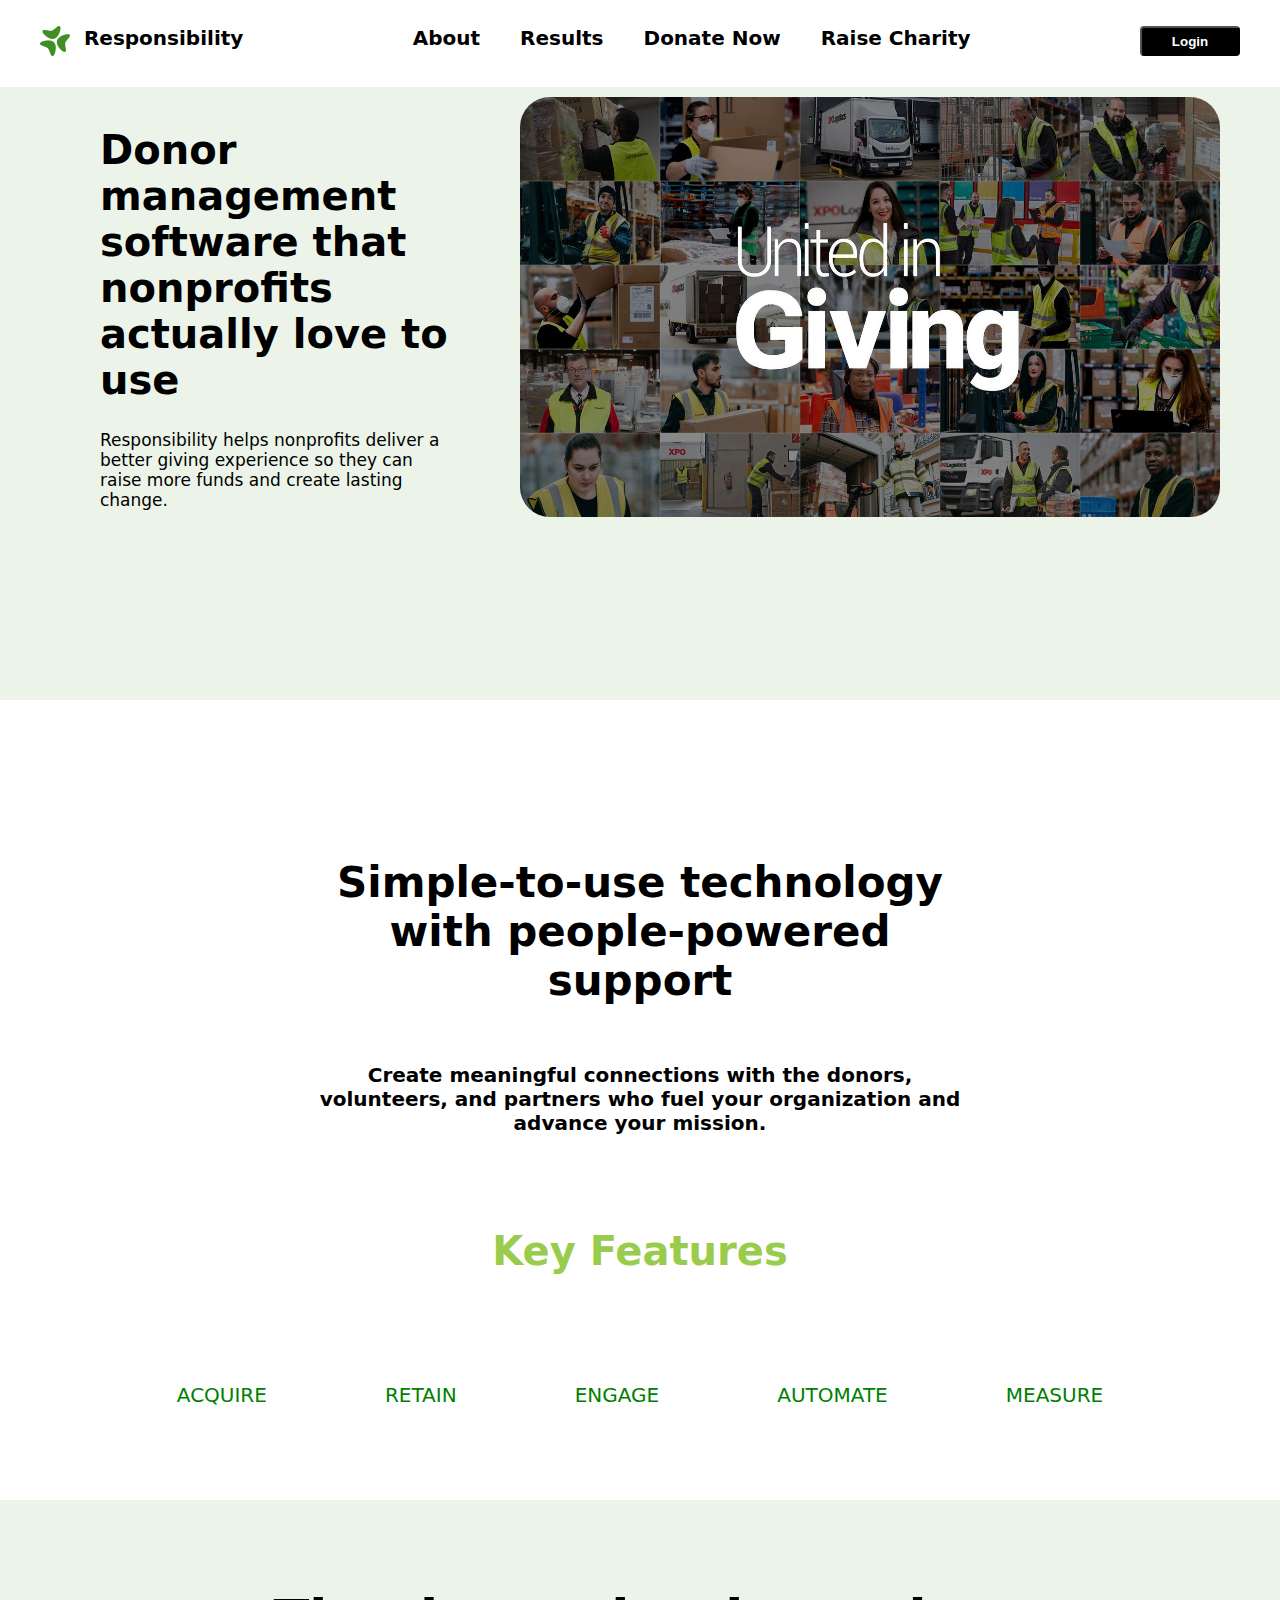
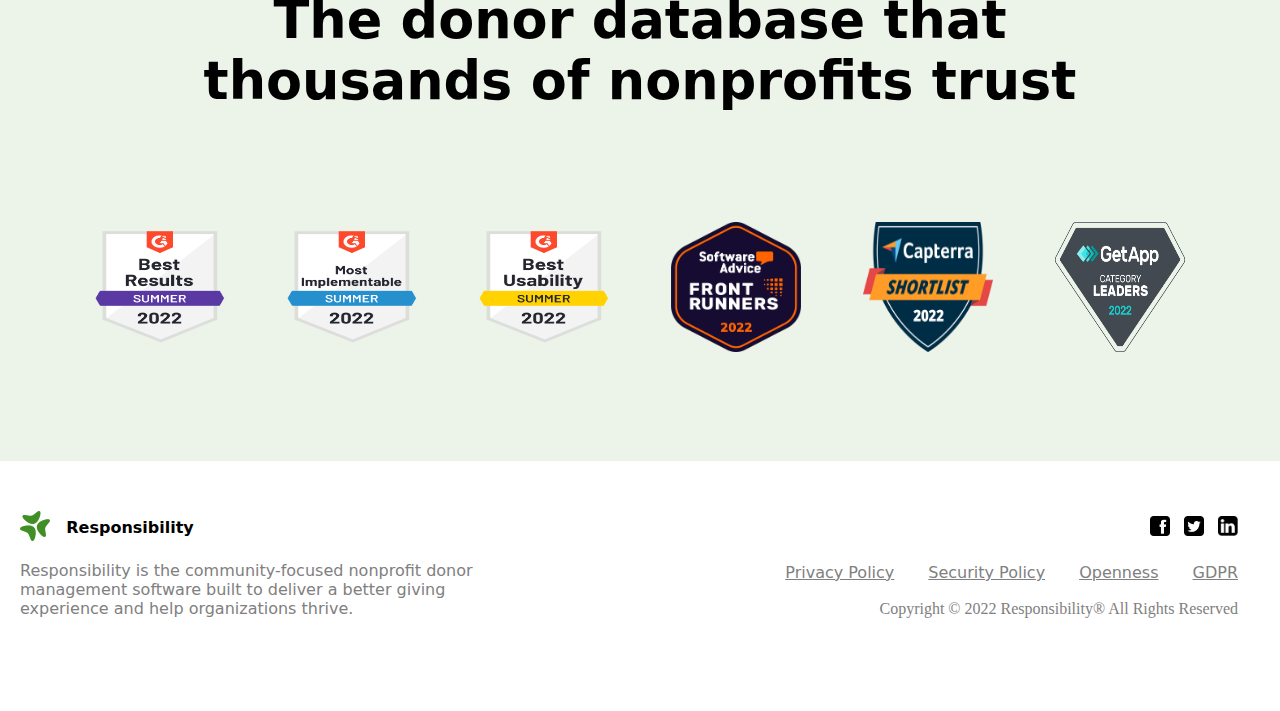
<file: IWP PROJECT/index.html>
<!DOCTYPE html>
<html lang="en">

<head>
    <meta charset="UTF-8">
    <meta http-equiv="X-UA-Compatible" content="IE=edge">
    <meta name="viewport" content="width=device-width, initial-scale=1.0">
    <title>Responsibility</title>
    <link rel="icon" type="image/x-icon" href="Images/favicon.webp">
    <link rel="stylesheet" href="CSS/styles.css">
</head>

<body>
    <header>
        <nav class="n">
            <ul>
                <span>
                    <li><img src="Images/favicon.webp" alt=""></li>
                    <li class="l1"><a href="index.html"> &nbsp;&nbsp;Responsibility</a></li>
                    <div>
                        <li><a href="about.html">About</a></li>
                        <li><a href="results.html">Results</a></li>
                        <li><a href="donate.php">Donate Now</a></li>
                        <li><a href="RaiseCharityForm.html">Raise Charity</a></li>
                    </div>
                    <li><button class="b1"><a href="#">Login</a></button></li>
                </span>
            </ul>
        </nav>
    </header>

    <main>

        <div class="page1">
            <div class="part1-1">
                <h1>
                    Donor management software that nonprofits actually love to use
                </h1>
                <p>
                    Responsibility helps nonprofits deliver a better giving experience so they can raise more funds and create lasting change.
                </p>
            </div>
            <div class="part1-2">
                <img src="Images/charity.jpg" alt="Charity Poster">
            </div>
        </div>

        <div class="page2">
            <div class="part2-1">
                <h1>
                    Simple-to-use technology with people-powered support
                </h1>
                <p>
                    Create meaningful connections with the donors, volunteers, and partners who fuel your organization and advance your mission.
                </p>
            </div>
            <div class="part2-2">
                <h2>
                    Key Features
                </h2>
                <table align="center" border="0px" cellspacing="60px" >
                    <tr border="0px">
                        <td><button class="btn success">ACQUIRE</button></td>
                        <td><button class="btn success">RETAIN</button></td>
                        <td><button class="btn success">ENGAGE</button></td>
                        <td><button class="btn success">AUTOMATE</button></td>
                        <td><button class="btn success">MEASURE</button></td>
                    </tr>
                </table>
            </div>
        </div>

        <div class="page3">
            <div class="part3-1">
                <h2>The donor database that thousands of nonprofits trust</h2>
                <table align="center" border="0px" cellspacing="60px">
                    <tr>
                        <td><img class="img-table" src="Images/t1.png" alt="Trust 1"></td>
                        <td><img class="img-table" src="Images/t2.webp" alt="Trust 2"></td>
                        <td><img class="img-table" src="Images/t3.webp" alt="Trust 3"></td>
                        <td><img class="img-table" src="Images/t4.png" alt="Trust 4"></td>
                        <td><img class="img-table" src="Images/t5.png" alt="Trust 5"></td>
                        <td><img class="img-table" src="Images/t6.png" alt="Trust 6"></td>
                    </tr>
                </table>
            </div>
        </div>

    </main>

    <footer>
        <div class="part4-1">
            <img src="Images/favicon.webp" alt="">
            <span>&nbsp;&nbsp;Responsibility</span>
            <p>
                Responsibility is the community-focused nonprofit donor management software built to deliver a better giving experience and help organizations thrive.
            </p>
        </div>
        <div class="part4-2">
            <table border="0px" cellspacing="1px" align="right" >
                <tr class="td2">
                    <td><a href="#"><img src="Images/l1.jpg" alt="Facebook"></a> <a href="#"><img src="Images/l2.png" alt="Twitter"></a>
                        <a href="#"><img src="Images/l3.png" alt="Linked In"></td>
                </tr>
                <tr class="td1">
                    <td><a href="#">Privacy Policy</a> <a href="#">Security Policy</a> <a href="#">Openness</a> <a href="#">GDPR</a></td>
                </tr>
                <tr class="td3">
                    <td>Copyright © 2022 Responsibility® All Rights Reserved</td>
                </tr>
            </table>
        </div>
    </footer>
</body>

</html>
</file>
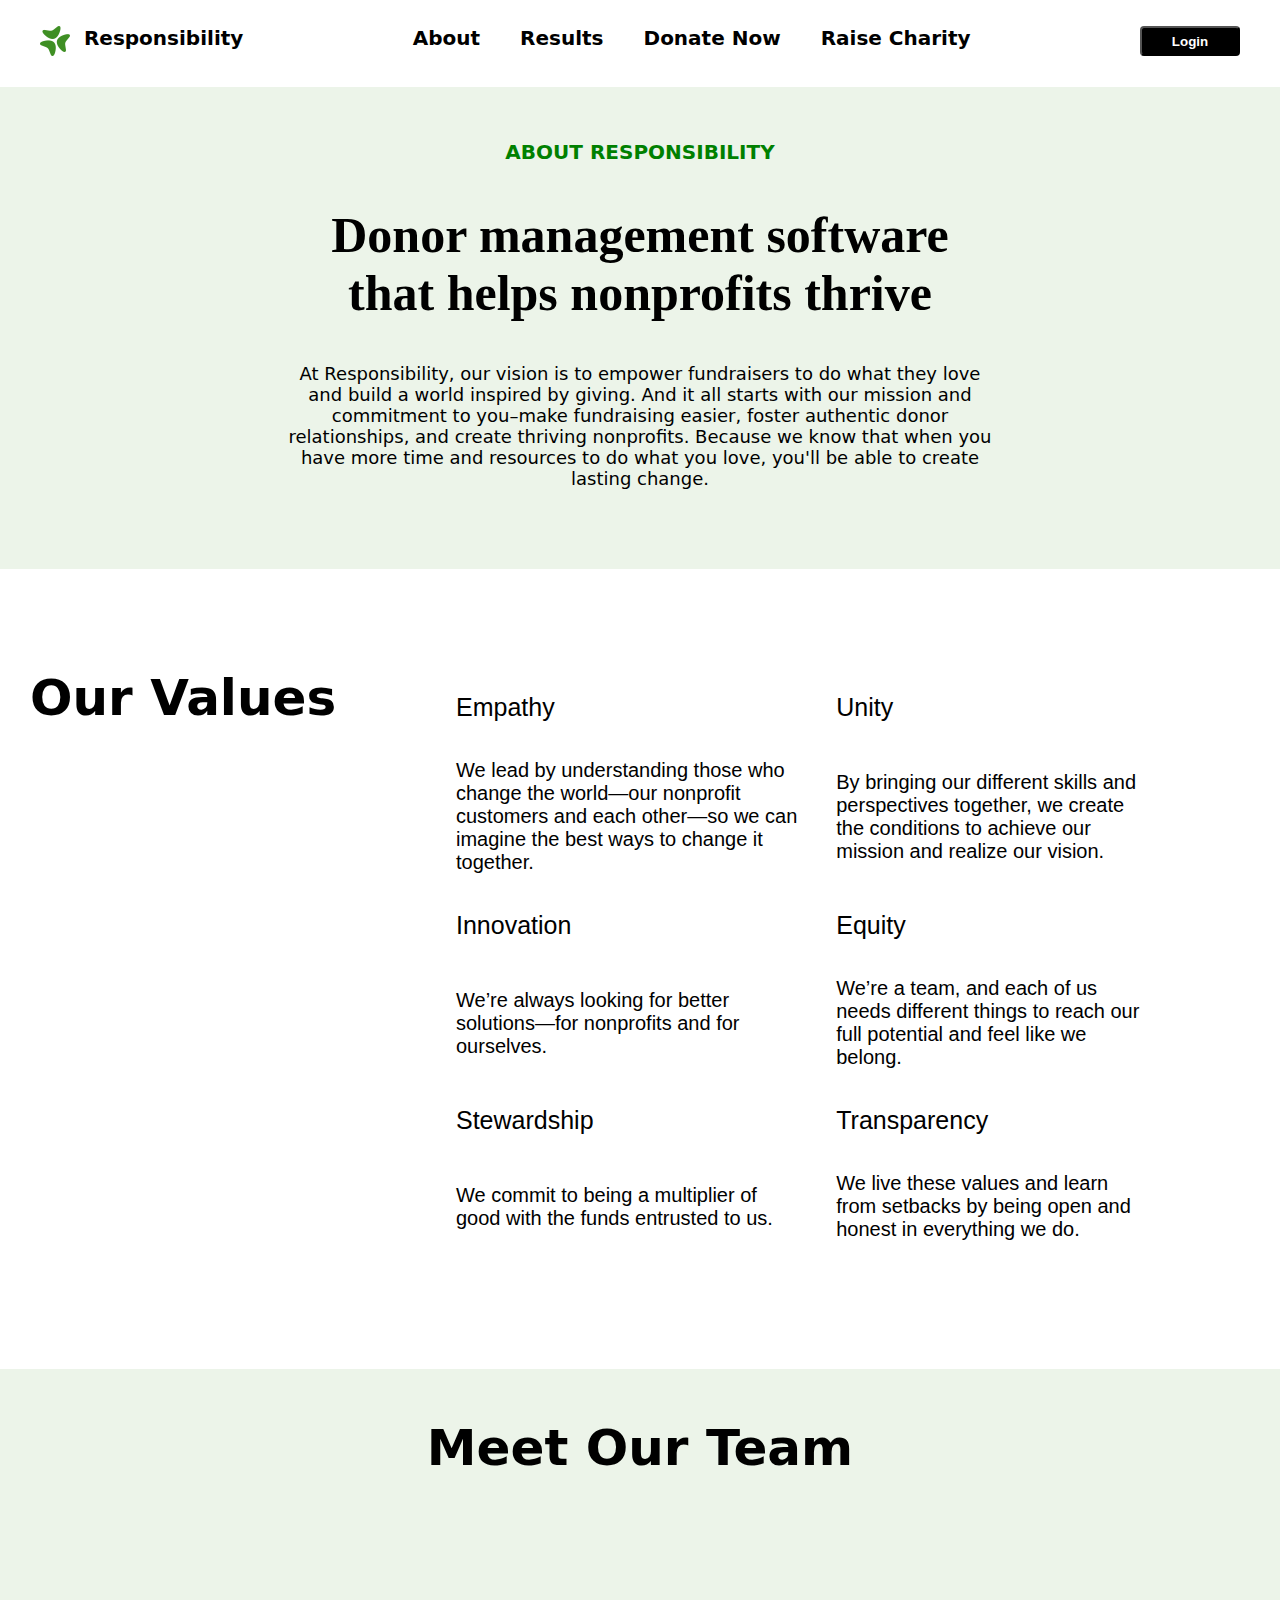
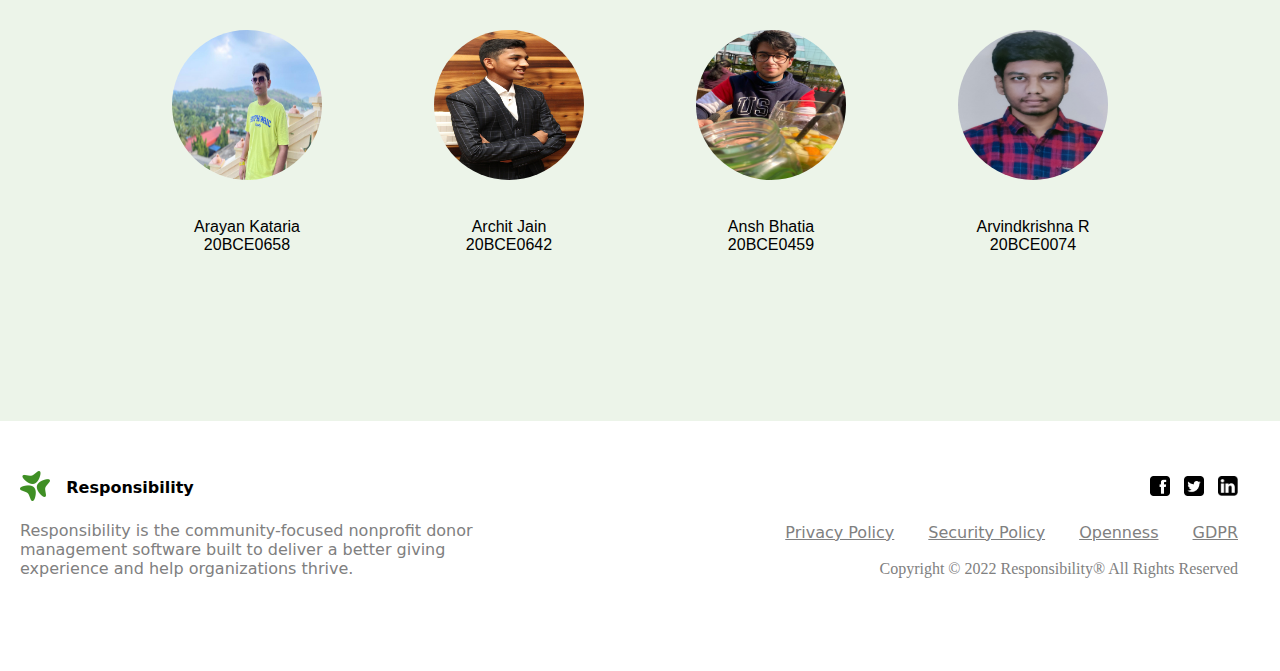
<file: IWP PROJECT/about.html>
<!DOCTYPE html>
<html lang="en">

<head>
    <meta charset="UTF-8">
    <meta http-equiv="X-UA-Compatible" content="IE=edge">
    <meta name="viewport" content="width=device-width, initial-scale=1.0">
    <title>About Us - Responsibility</title>
    <link rel="icon" type="image/x-icon" href="Images/favicon.webp">
    <link rel="stylesheet" href="CSS/about.css">
</head>

<body>
    <header>
        <nav class="n">
            <ul>
                <span>
                    <li><img src="Images/favicon.webp" alt=""></li>
                    <li class="l1"><a href="index.html"> &nbsp;&nbsp;Responsibility</a></li>
                    <div>
                        <li><a href="about.html">About</a></li>
                        <li><a href="results.html">Results</a></li>
                        <li><a href="donate.php">Donate Now</a></li>
                        <li><a href="RaiseCharityForm.html">Raise Charity</a></li>
                    </div>
                    <li><button class="b1"><a href="#">Login</a></button></li>
                </span>
            </ul>
        </nav>
    </header>

    <main>

        <div class="s1">
            <p class="sp1">ABOUT RESPONSIBILITY</p>
            <h2>
                Donor management software that helps nonprofits thrive
            </h2>
            <p class="sp2">
                At Responsibility, our vision is to empower fundraisers to do what they love and build a world inspired by giving. And it all starts with our mission and commitment to you–make fundraising easier, foster authentic donor relationships, and create thriving nonprofits. Because we know that when you have more time and resources to do what you love, you'll be able to create lasting change.

            </p>
        </div>

        <div class="s2">
            <span>Our Values</span>
            <div>
                <table cellspacing="35px">
                    <tr>
                        <td class="thh">Empathy</td>
                        <td class="thh">Unity</td>
                    </tr>
                    <tr>
                        <td class="thp">We lead by understanding those who change the world—our nonprofit customers and each other—so we can imagine the best ways to change it together.</td>
                        <td class="thp">By bringing our different skills and perspectives together, we create the conditions to achieve our mission and realize our vision.</td>
                    </tr>
                    <tr>
                        <td class="thh">Innovation</td>
                        <td class="thh">Equity</td>
                    </tr>
                    <tr>
                        <td class="thp">We’re always looking for better solutions—for nonprofits and for ourselves.</td>
                        <td class="thp">We’re a team, and each of us needs different things to reach our full potential and feel like we belong.</td>
                    </tr>
                    <tr>
                        <td class="thh">Stewardship</td>
                        <td class="thh">Transparency</td>
                    </tr>
                    <tr>
                        <td class="thp">We commit to being a multiplier of good with the funds entrusted to us.</td>
                        <td class="thp">We live these values and learn from setbacks by being open and honest in everything we do.</td>
                    </tr>

                </table>
            </div>
        </div>

        <div class="s3">

            <h2>Meet Our Team</h2>

            <table cellspacing="110px" align="center">
                <tr>
                    <td>
                        <img src="Images/arayan.jpeg" alt="Memeber 1">
                        <br><br><p>Arayan Kataria <br> 20BCE0658</p>
                    </td>

                    <td>
                        <img src="Images/archit.jpg" alt="Memeber 2">
                        <br><br><p>Archit Jain <br> 20BCE0642</p>
                    </td>

                    <td>
                        <img src="Images/ansh.jpeg" alt="Memeber 3">
                        <br><br> <p>Ansh Bhatia <br> 20BCE0459</p>
                    </td>

                    <td>
                        <img src="Images/arvind.jpg" alt="Memeber 4">
                        <br><br><p>Arvindkrishna R <br> 20BCE0074</p>
                    </td>

                </tr>
            </table>
        </div>
    </main>


    <footer>
        <div class="part4-1">
            <img src="Images/favicon.webp" alt="">
            <span>&nbsp;&nbsp;Responsibility</span>
            <p>
                Responsibility is the community-focused nonprofit donor management software built to deliver a better giving experience and help organizations thrive.
            </p>
        </div>
        <div class="part4-2">
            <table border="0px" cellspacing="1px" align="right" >
                <tr class="td2">
                    <td><a href="#"><img src="Images/l1.jpg" alt="Facebook"></a> <a href="#"><img src="Images/l2.png" alt="Twitter"></a>
                        <a href="#"><img src="Images/l3.png" alt="Linked In"></td>
                </tr>
                <tr class="td1">
                    <td><a href="#">Privacy Policy</a> <a href="#">Security Policy</a> <a href="#">Openness</a> <a href="#">GDPR</a></td>
                </tr>
                <tr class="td3">
                    <td>Copyright © 2022 Responsibility® All Rights Reserved</td>
                </tr>
            </table>
        </div>
    </footer>

</body>

</html>
</file>
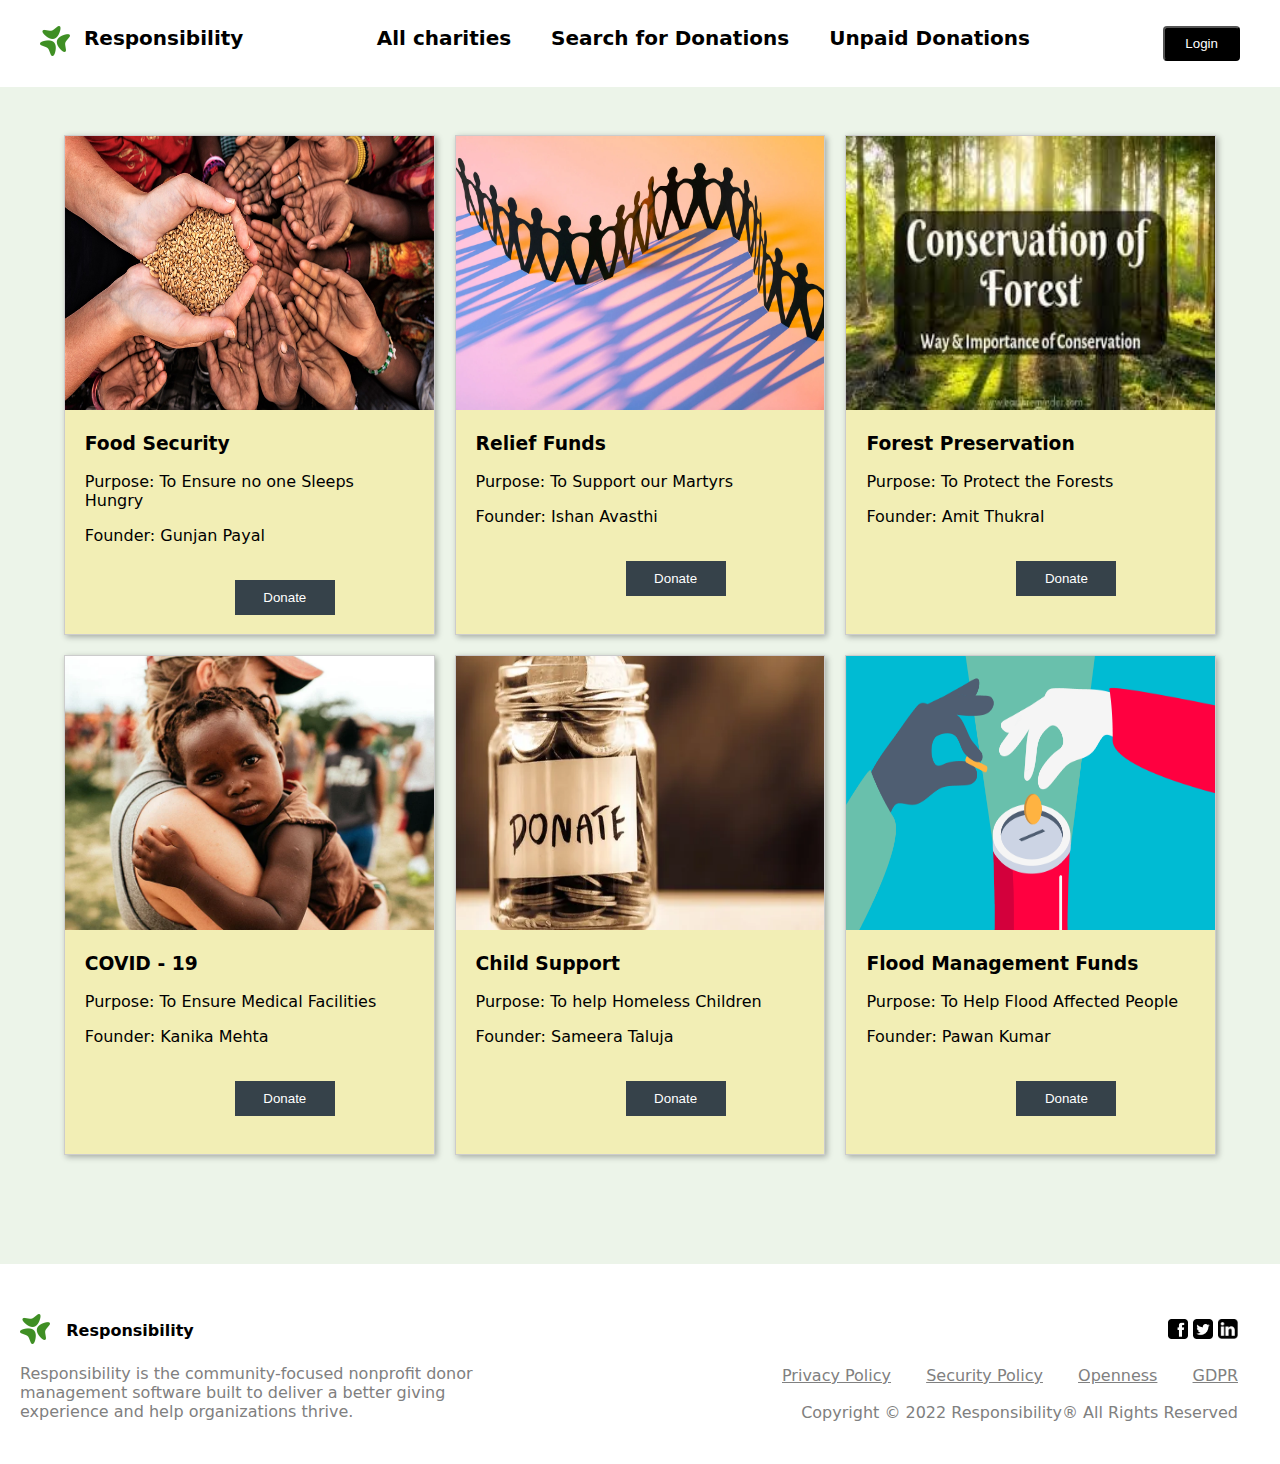
<file: IWP PROJECT/donate.html>
<!DOCTYPE html>
<html lang="en">

<head>
  <meta charset="UTF-8">
  <meta http-equiv="X-UA-Compatible" content="IE=edge">
  <meta name="viewport" content="width=device-width, initial-scale=1.0">
  <title>Donate Now - Responsibility</title>
  <link rel="icon" type="image/x-icon" href="Images/favicon.webp">
  <style>
    /*
      body {
  background-color: #36424a;
  margin: 0px;
}


.img1 {
  margin-left: 10px;
  height: 66px;
  width: 66px;
}

.mylogo {
  float: left;
  height: 30px;
  width: 400px;
}

.Greet {
  float: right;
  height: 30px;
  border-radius: 10px;
  width: 100px;
}

.greetselect {
  height: 40px;
  background-color: red;
  color: white;
}

.navdiv {
  background-color: white;
}

nav ul {
  color: black;
  display: flex;
  padding-left: 15px;
  list-style-type: none;
}

nav ul li {
  padding: 20px;
}

nav ul li a {
  color: black;
  text-decoration: none;
}

nav ul li:hover {
  background-color:  #ecf4e9;
}
*/
    body {
      background-color: #ecf4e9;
      margin: 0;
      font-family: system-ui, -apple-system, BlinkMacSystemFont, 'Segoe UI', Roboto, Oxygen, Ubuntu, Cantarell, 'Open Sans', 'Helvetica Neue', sans-serif;
    }

    li a {
      color: black;
      text-decoration: none;
      margin-right: 40px;
    }

    nav ul span {
      list-style: none;
      display: flex;
      font-family: system-ui, -apple-system, BlinkMacSystemFont, 'Segoe UI', Roboto, Oxygen, Ubuntu, Cantarell, 'Open Sans', 'Helvetica Neue', sans-serif;
      font-size: 20px;
      font-weight: 600;
    }

    .Greet {
      float: right;
      height: 30px;
      border-radius: 10px;
      width: 100px;
    }


    .b1 {

      border-radius: 4px;
      margin-right: 40px;
      background-color: black;
      color: white;
      padding: 20px;
      padding-top: 5px;
      padding-bottom: 5px;

    }

    .l1 {
      font-weight: bold;
    }

    .b1 a {
      margin: 0 auto;
      color: white;
      text-decoration: none;
      font-weight: 40px;
      font-family: sans-serif;
    }

    nav ul span div {
      display: flex;
      margin: 0 auto;

    }

    nav img {
      height: 30px;
      width: 30px;
    }

    .nav-mid {
      text-align: center;
    }

    nav {
      padding: 10px 0;
      width: 100%;
      background-color: white;
      position: fixed;
      top: 0;
      z-index: 99999999;
    }

    * {
      box-sizing: border-box;
    }

    .griddiv {
      padding-top: 21px;
      padding-bottom: 26px;
      padding-left: 19px;
      padding-right: 19px;
      background-color: #ecf4e9;
      width: 93%;
      height: 550px;
      margin: auto;

    }

    .grid {
      display: grid;
      grid-template-columns: 1fr 1fr 1fr;
      grid-gap: 20px;
      align-items: stretch;

      height: 500px;
    }

    .grid>article {
      border: 1px solid #ccc;
      background-color: #f2eeb5;
      box-shadow: 2px 2px 6px 0px rgba(0, 0, 0, 0.3);
      height: 500px;
    }

    .grid>article img {
      width: 100%;
      height: 55%;
    }

    .text {
      padding: 0 20px 20px;

    }

    .text>button {
      background: #36424a;
      border: 0;
      color: white;
      padding: 10px;
      margin-left: 150px;
      width: 100px;
    }

    footer {

      padding-top: 50px;
      height: 200px;
      width: 100%;
      background-color: white;
      position: relative;
      bottom: 0;
      top: 600px;
      /* position: absolute;
      bottom: 0; */
    }

    footer img {
      height: 30px;
      width: 30px;
    }

    .part4-1 {
      width: 40%;
      padding-left: 20px;
      font-family: system-ui, -apple-system, BlinkMacSystemFont, 'Segoe UI', Roboto, Oxygen, Ubuntu, Cantarell, 'Open Sans', 'Helvetica Neue', sans-serif;

    }

    .part4-1 span {
      font-weight: bold;
      position: relative;
      bottom: 8px;
    }

    .part4-1 p {
      color: grey;
    }

    .part4-2 table img {
      height: 20px;
      width: 20px;
      padding-left: 10px;
    }

    .part4-2 {
      position: relative;
      bottom: 70px;
      right: 40px;
      color: grey;
      text-align: right;
    }

    .part4-2 table a {
      margin: 0;
      padding: 0;
      color: gray;
      font-family: system-ui, -apple-system, BlinkMacSystemFont, 'Segoe UI', Roboto, Oxygen, Ubuntu, Cantarell, 'Open Sans', 'Helvetica Neue', sans-serif;
    }

    .td1 td a {
      padding-left: 30px;
    }

    .td2 {
      position: relative;
      bottom: 50px;
    }

    .td1 {
      position: relative;
      bottom: 30px;
    }

    .td3 {
      position: relative;
      bottom: 15px;
    }

    .chhh{
        margin: 0 auto;
    }

    .chhh a{
        color: white;
        text-decoration: none;
    }

    
  </style>
</head>

<body>
  <!--<header>
      <div class="mylogo">
        <img class="img1" src="favicon.webp" alt="logo image" />
      </div>
      <div class="Greet">
        <br />
        
        <select class="greetselect" name="Hello">
          <option value="U1">Hello, Doner</option>
          <option value="U2">Hello, User1</option>
          <option value="U3">Hello, User2</option>
          <option value="U4">Hello, User3</option>
          <option value="Un">Hello, Usern</option>
        </select>
      </div>
    </header>
    <br /><br /><br />
    
        <div class="navdiv">
      <nav>
        <ul>
          <li><a href="#allcharity">All charities</a></li>
          <li><a href="#searchdon">Search for Donations</a></li>
          <li><a href="#unpaiddon">Unpaid Donations</a></li>
        </ul>
      </nav> -->
  <header>
    <nav class="n">
      <ul>
        <span>
          <li><img src="Images/favicon.webp" alt=""></li>
          <li class="l1"><a href="index.html"> &nbsp;&nbsp;Responsibility</a></li>
          <div>
            <li><a href="#allcharity">All charities</a></li>
            <li><a href="#searchdon">Search for Donations</a></li>
            <li><a href="#unpaiddon">Unpaid Donations</a></li>
          </div>
          <button class="b1" name="Hello">
            <a href="#login"> Login</a>
          </button>
        </span>
      </ul>
    </nav>
  </header><br><br><br><br>
  <br><br>
  </div>
  <div class="griddiv">
    <main class="grid">
      <article>
        <img src="Images/ch1.jpg" alt="Sample photo">
        <div class="text">
          <h3>Food Security</h3>
          <p>Purpose: To Ensure no one Sleeps Hungry</p>
          <p>Founder: Gunjan Payal</p>
          <br>
          <button class="chhh"><a href="DonateForm.html">Donate</a></button>
        </div>
      </article>
      <article>
        <img src="Images/ch2" alt="Charity photo">
        <div class="text">
          <h3>Relief Funds</h3>
          <p>Purpose: To Support our Martyrs</p>
          <p>Founder: Ishan Avasthi</p>
          <br>
          <button class="chhh"><a href="DonateForm.html">Donate</a></button>
        </div>
      </article>
      <article>
        <img src="Images/ch6.jfif" alt="Sample photo">
        <div class="text">
          <h3>Forest Preservation</h3>
          <p>Purpose: To Protect the Forests</p>
          <p>Founder: Amit Thukral</p>
          <br>
          <button class="chhh"><a href="DonateForm.html">Donate</a></button>
        </div>
      </article>
      <article>
        <img src="Images/ch4" alt="Sample photo">
        <div class="text">
          <h3>COVID - 19</h3>
          <p>Purpose: To Ensure Medical Facilities</p>
          <p>Founder: Kanika Mehta</p>
          <br>
          <button class="chhh"><a href="DonateForm.html">Donate</a></button>
        </div>
      </article>
      <article>
        <img src="Images/ch5" alt="Charity photo">
        <div class="text">
          <h3>Child Support</h3>
          <p>Purpose: To help Homeless Children</p>
          <p>Founder: Sameera Taluja</p>
          <br>
          <button class="chhh"><a href="DonateForm.html">Donate</a></button>
        </div>
      </article>
      <article>
        <img src="Images/ch3.png" alt="Sample photo">
        <div class="text">
          <h3>Flood Management Funds</h3>
          <p>Purpose: To Help Flood Affected People</p>
          <p>Founder: Pawan Kumar</p>
          <br>
          <button class="chhh"><a href="DonateForm.html">Donate</a></button>
        </div>
      </article>
    </main>
  </div>



   <footer>
    <div class="part4-1">
        <img src="Images/favicon.webp" alt="">
        <span>&nbsp;&nbsp;Responsibility</span>
        <p>
            Responsibility is the community-focused nonprofit donor management software built to deliver a better giving experience and help organizations thrive.
        </p>
    </div>
    <div class="part4-2">
        <table border="0px" cellspacing="1px" align="right" >
            <tr class="td2">
                <td><a href="#"><img  style="padding-left:0px;" src="Images/l1.jpg" alt="Facebook"></a> 
                    <a href="#"><img  style="padding-left:0px;" src="Images/l2.png" alt="Twitter"></a>
                    <a href="#"><img  style="padding-left:0px;" src="Images/l3.png" alt="Linked In"></td>
            </tr>
            <tr class="td1">
                <td><a href="#">Privacy Policy</a> <a href="#">Security Policy</a> <a href="#">Openness</a> <a href="#">GDPR</a></td>
            </tr>
            <tr class="td3">
                <td>Copyright © 2022 Responsibility® All Rights Reserved</td>
            </tr>
        </table>
    </div>

  </footer> 

</body>

</html>
</file>
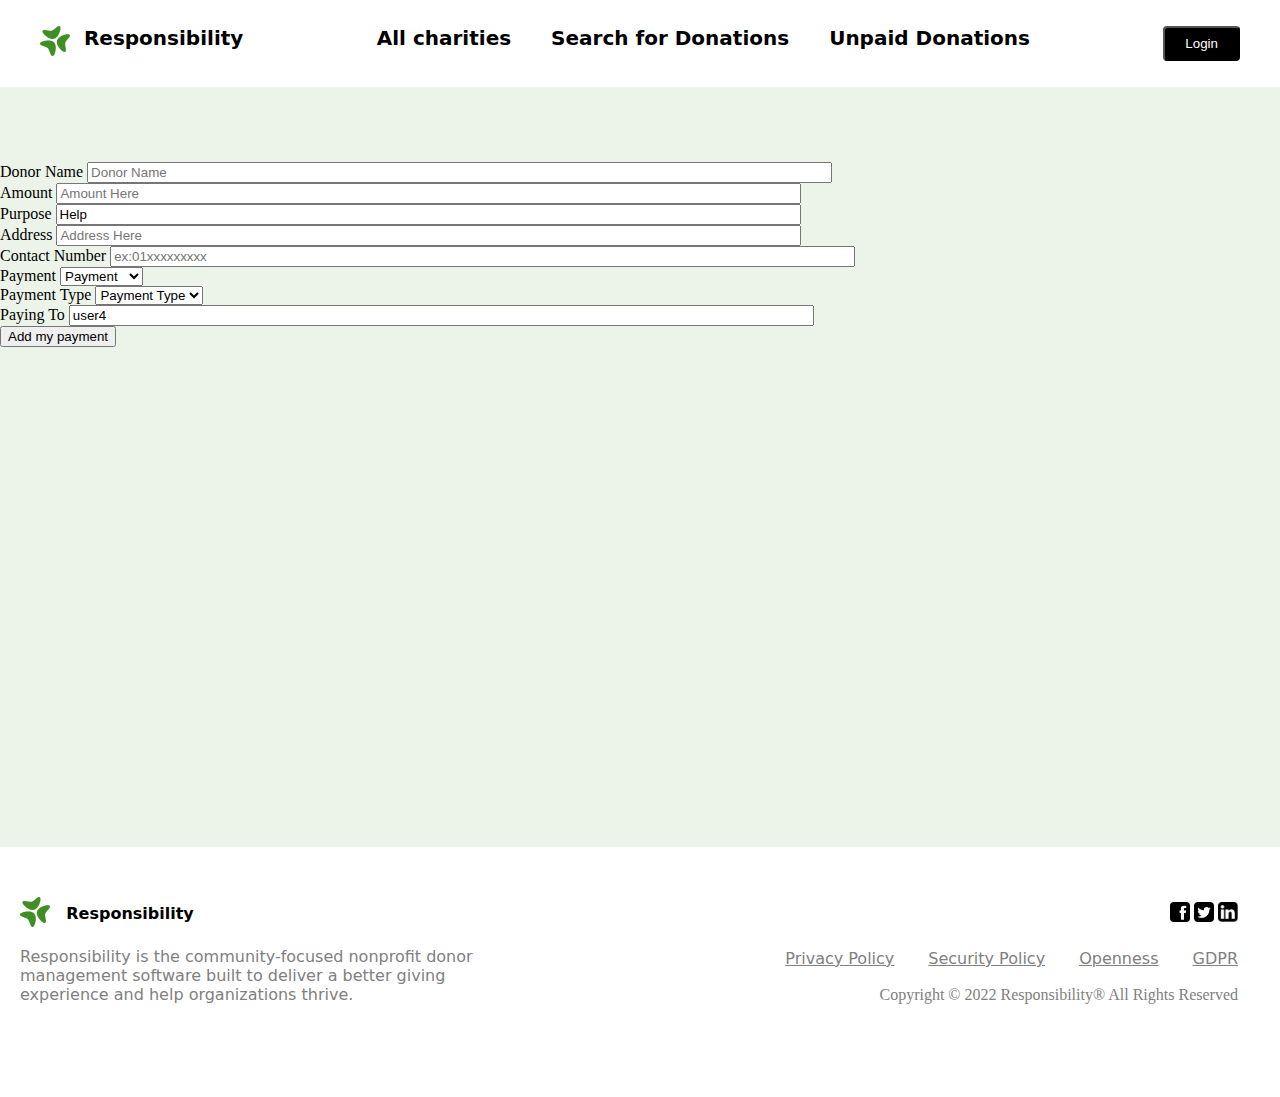
<file: IWP PROJECT/DonateForm.html>
<!DOCTYPE html>
<html>
  <head>
    <title>Donate - Responsibility</title>
    <link rel="icon" type="image/x-icon" href="Images/favicon.webp">
    <link rel="stylesheet" href="CSS/donateform.css" />
  </head>
  <body>

    <!--
    <header>
      <div class="mylogo">
        <img class="img" src="favicon.webp" alt="logo image" />
      </div>
      <div class="Greet">
        <br />
        <select class="greetselect" name="Hello">
          <option value="U1">Hello, User4</option>
          <option value="U2">Hello, User1</option>
          <option value="U3">Hello, User2</option>
          <option value="U4">Hello, User3</option>
          <option value="Un">Hello, Usern</option>
        </select>
      </div>
    </header>
    <br /><br /><br />
    
    <div class="navdiv">
      <nav>
        <ul>
          <li><a href="#allcharity">All charities</a></li>
          <li><a href="#searchdon">Search for Donations</a></li>
          <li><a href="#unpaiddon">Unpaid Donations</a></li>
        </ul>
      </nav>
    </div>
  -->
  <header>
    <nav class="n">
      <ul>
        <span>
          <li><img src="Images/favicon.webp" alt=""></li>
          <li class="l1"><a href="index.html"> &nbsp;&nbsp;Responsibility</a></li>
          <div>
            <li><a href="donate.html">All charities</a></li>
            <li><a href="#searchdon">Search for Donations</a></li>
            <li><a href="#unpaiddon">Unpaid Donations</a></li>
          </div>
          <button class="b1" name="Hello">
            <a href="#login"> Login</a>
          </button>
        </span>
      </ul>
    </nav>
  </header> <br><br><br><br><br><br><br><br>
  <div class="formdiv">
      <br />
      <form action="file.php">
        <label for="Dname">Donor Name</label>
        <input
          type="text"
          id="Dname"
          size="90px"
          placeholder="Donor Name"
        /><br />
        <label for="Amount">Amount</label>
        <input
          type="text"
          id="Amount"
          size="90px"
          placeholder="Amount Here"
        /><br />
        <label for="Purpose">Purpose</label>
        <input type="text" id="Purpose" size="90px" value="Help" /><br />
        <label for="Address">Address</label>
        <input
          type="text"
          id="Address"
          size="90px"
          placeholder="Address Here"
        /><br />
        <label for="num">Contact Number</label>
        <input
          size="90px"
          type="text"
          id="num"
          placeholder="ex:01xxxxxxxxx"
        /><br />
        <label for="pay">Payment</label>
        <select name="payment" id="pay">
          <option value="Payment">Payment</option>
          <option value="Paymentn">Paymentn</option></select
        ><br />
        <label for="payty">Payment Type</label>
        <select name="paymenttype" id="payty">
          <option value="Payment Type">Payment Type</option>
          <option value="Payment Type n">Paymentn</option></select
        ><br />
        <label for="payto">Paying To</label>
        <input type="text" size="90px" id="payto" value="user4" /><br />
        <button type="submit">Add my payment</button><br />
      </form>
    </div> 
    
   <footer>
    <div class="part4-1">
      <img src="Images/favicon.webp" alt="">
      <span>&nbsp;&nbsp;Responsibility</span>
      <p>
          Responsibility is the community-focused nonprofit donor management software built to deliver a better giving experience and help organizations thrive.
      </p>
  </div>
  <div class="part4-2">
      <table border="0px" cellspacing="1px" align="right" >
          <tr class="td2">
              <td><a href="#"><img  style="padding-left:0px;" src="Images/l1.jpg" alt="Facebook"></a> 
                  <a href="#"><img  style="padding-left:0px;" src="Images/l2.png" alt="Twitter"></a>
                  <a href="#"><img  style="padding-left:0px;" src="Images/l3.png" alt="Linked In"></td>
          </tr>
          <tr class="td1">
              <td><a href="#">Privacy Policy</a> <a href="#">Security Policy</a> <a href="#">Openness</a> <a href="#">GDPR</a></td>
          </tr>
          <tr class="td3">
              <td>Copyright © 2022 Responsibility® All Rights Reserved</td>
          </tr>
      </table>
  </div>

  </footer>
  </body>
</html>
</file>
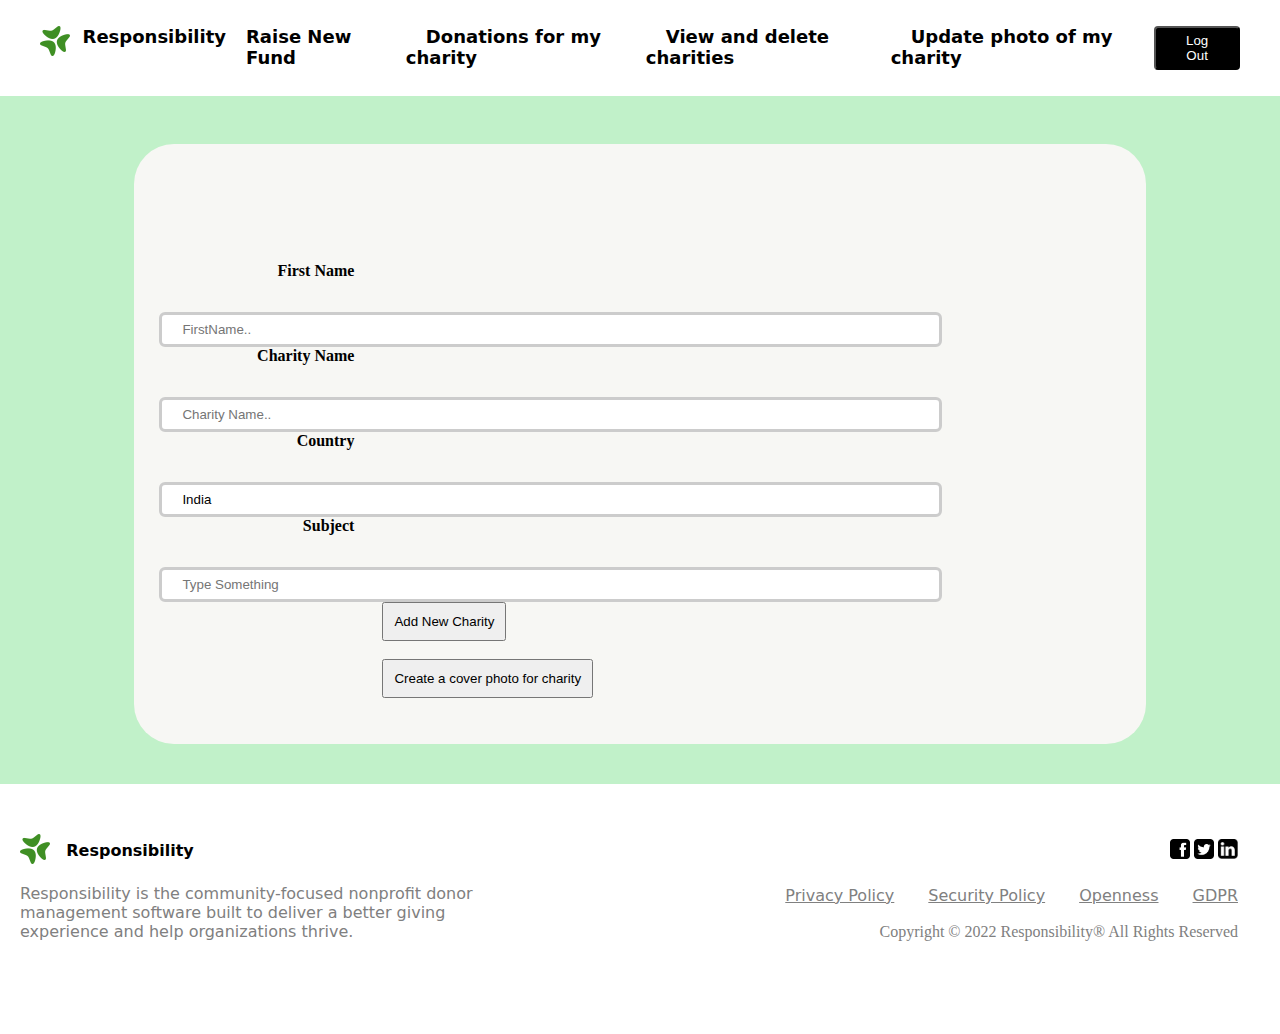
<file: IWP PROJECT/RaiseCharityForm.html>
<!DOCTYPE html>
<html>
  <head>
    <title>Raise - Responsibility</title>
    <link rel="icon" type="image/x-icon" href="Images/favicon.webp">
    <link rel="stylesheet" href="CSS/raiseCharityForm.css" />
  <body>

    <!--
    <header>
      <div class="mylogo">
        <img class="img" src="favicon.webp" alt="logo image" />
      </div>
      <div class="Greet">
        <br />
        <select class="greetselect" name="Hello">
          <option value="U1">Hello, User4</option>
          <option value="U2">Hello, User1</option>
          <option value="U3">Hello, User2</option>
          <option value="U4">Hello, User3</option>
          <option value="Un">Hello, Usern</option>
        </select>
      </div>
    </header>
    <br /><br /><br />
    
    <div class="navdiv">
      <nav>
        <ul>
          <li><a href="#allcharity">All charities</a></li>
          <li><a href="#searchdon">Search for Donations</a></li>
          <li><a href="#unpaiddon">Unpaid Donations</a></li>
        </ul>
      </nav>
    </div>
  -->
  <header>
    <nav class="n">
      <ul>
        <span>
          <li><img src="Images/favicon.webp" alt=""></li>
          <li class="l1"><a href="index.html"> &nbsp;&nbsp;Responsibility</a></li>
          <div>
            <li><a href="#Raise New Fund">Raise New Fund</a></li>
            <li><a href="#Donations for my charity"></a>Donations for my charity</li>
            <li><a href="#View and delete charities"></a>View and delete charities</li>
            <li><a href="#Update photo of my charity"></a> Update photo of my charity</li>
          </div>
          <button class="b1" name="Hello">
            <a href="#login">Log Out</a>
          </button>
        </span>
      </ul>
    </nav>
  </header> <br><br><br><br><br><br><br><br>
  <div class="formdiv">
      <br />
      <form action="file.php">
        <label for="Fname">First Name</label>
        <input type="text" id="Dname" size="90px" placeholder="FirstName.."/><br />
        <label for="Cname">Charity Name</label>
        <input type="text" id="Amount" size="90px" placeholder="Charity Name.."/><br />
        <label for="Country">Country</label>
        <input type="text" id="Country" size="90px" value="India" /><br />
        <label for="Subject">Subject</label>
        <input type="text" id="Subject" size="90px" placeholder="Type Something"/><br />
        <button type="submit" style="margin-right:25px;">Add New Charity</button><br /><br>
        <button type="submit" style="margin-right:25px;">Create a cover photo for charity</button>
      </form>
    </div> 
    
   <footer>
    <div class="part4-1">
      <img src="Images/favicon.webp" alt="">
      <span>&nbsp;&nbsp;Responsibility</span>
      <p>
          Responsibility is the community-focused nonprofit donor management software built to deliver a better giving experience and help organizations thrive.
      </p>
  </div>
  <div class="part4-2">
      <table border="0px" cellspacing="1px" align="right" >
          <tr class="td2">
              <td><a href="#"><img  style="padding-left:0px;" src="Images/l1.jpg" alt="Facebook"></a> 
                  <a href="#"><img  style="padding-left:0px;" src="Images/l2.png" alt="Twitter"></a>
                  <a href="#"><img  style="padding-left:0px;" src="Images/l3.png" alt="Linked In">
              </td>
          </tr>
          <tr class="td1">
              <td><a href="#">Privacy Policy</a> <a href="#">Security Policy</a> <a href="#">Openness</a> <a href="#">GDPR</a></td>
          </tr>
          <tr class="td3">
              <td>Copyright © 2022 Responsibility® All Rights Reserved</td>
          </tr>
      </table>
  </div>

  </footer>
  </body>
</html>
</file>
<file: IWP PROJECT/CSS/styles.css>
body{
    background-color: #ecf4e9;
    margin: 0;
}

li a{
    color: black;
    text-decoration: none;
    margin-right: 40px;
}

nav ul span{
    list-style: none;
    display: flex;
    font-family: system-ui, -apple-system, BlinkMacSystemFont, 'Segoe UI', Roboto, Oxygen, Ubuntu, Cantarell, 'Open Sans', 'Helvetica Neue', sans-serif;
    font-size: 20px;
    font-weight: 600;
}

.b1{
    height: 30px;
    width: 100px;
    border-radius: 4px;
    margin-right: 40px;
    background-color: black;
}

.l1{
    font-weight: bold;
}

.b1 a{
    margin: 0 auto;
    color: white;
    font-weight: 900;
    font-family: sans-serif;
}

nav ul span div{
    display: flex;
    margin: 0 auto;
    
}

nav img{
    height: 30px;
    width: 30px;
}

.nav-mid{
    text-align: center;
}

nav{
    padding: 10px 0;
    width: 100%;
    background-color: white;
    position: fixed;
    top: 0;
    z-index: 99999999;
}


.part1-1{
    position: relative;
    top:50px;
    width: 28%;
    padding: 50px;
    font-family: system-ui, -apple-system, BlinkMacSystemFont, 'Segoe UI', Roboto, Oxygen, Ubuntu, Cantarell, 'Open Sans', 'Helvetica Neue', sans-serif;
    left: 50px;
}

.part1-1 h1{
    font-size: 40px;
}

.part1-1 p{
    font-size: 17px;
}

.part1-2 img{
    height: 420px;
    width: 700px;
    border-radius: 30px;
    position: relative;
    left: 520px;
    bottom: 430px;
}

.part1-2{
}

.change{
    background-color: white;
}

.page1{
    height: 700px;
    width: 100%;
}

.page2{
    background-color: white;
    height: 800px;
    width: 100%;
}

.part2-1{
   padding-top: 130px;
    margin: 0 auto;
    text-align: center;
    width: 53%;
    font-family: system-ui, -apple-system, BlinkMacSystemFont, 'Segoe UI', Roboto, Oxygen, Ubuntu, Cantarell, 'Open Sans', 'Helvetica Neue', sans-serif;
}

.part2-1 h1{
    font-size: 42px;
}

.part2-1 p{
    padding-top: 30px;
    font-size: 20px;
    font-weight: 600;
}

.part2-2 h2{
    padding-top: 60px;
    color: rgb(153, 204, 76);
    text-align: center;
    font-size: 40px;
    font-family: system-ui, -apple-system, BlinkMacSystemFont, 'Segoe UI', Roboto, Oxygen, Ubuntu, Cantarell, 'Open Sans', 'Helvetica Neue', sans-serif;
}

.btn {
    border: 2px solid black;
    background-color: white;
    color: black;
    padding: 14px 28px;
    font-size: 20px;
    font-weight:500;
    cursor: pointer;
    border: none;
    font-family: system-ui, -apple-system, BlinkMacSystemFont, 'Segoe UI', Roboto, Oxygen, Ubuntu, Cantarell, 'Open Sans', 'Helvetica Neue', sans-serif;

  }

  .success {
    border-color: #ecf4e9;
    color: green;
  }
  
  .success:hover {
    background-color: #dcefd5;
    color: white;
  }

  .img-table{
    height: 130px;
    width: 130px;
  }

  .part3-1{
    text-align: center;
    font-family: system-ui, -apple-system, BlinkMacSystemFont, 'Segoe UI', Roboto, Oxygen, Ubuntu, Cantarell, 'Open Sans', 'Helvetica Neue', sans-serif;
    padding-top: 89px;
    padding-bottom: 40px;
    font-size: 35px;
  }

  .part3-1 h2{
    width: 70%;
    margin: 0 auto;
  }

  .part3-1 table{
    padding-top: 50px;
  }

  footer{
    padding-top: 50px;
    height: 200px;
    width: 100%;
    background-color: white;
  }

  footer img{
    height: 30px;
    width: 30px;
  }

  .part4-1{
    width: 40%;
    padding-left: 20px;
    font-family: system-ui, -apple-system, BlinkMacSystemFont, 'Segoe UI', Roboto, Oxygen, Ubuntu, Cantarell, 'Open Sans', 'Helvetica Neue', sans-serif;

  }

  .part4-1 span{
    font-weight: bold;
    position: relative;
    bottom: 8px;
  }

  .part4-1 p{
    color: grey;
  }

  .part4-2 table img{
    height: 20px;
    width: 20px;    
    padding-left: 10px;
  }

  .part4-2{
    position: relative;
    bottom: 70px;
    right: 40px;
    color: grey;
    text-align: right;
  }

  .part4-2 table a{
    margin: 0;
    padding: 0;
    color: gray;
    font-family: system-ui, -apple-system, BlinkMacSystemFont, 'Segoe UI', Roboto, Oxygen, Ubuntu, Cantarell, 'Open Sans', 'Helvetica Neue', sans-serif;
  }

  .td1 td a{
    padding-left: 30px;
  }

  .td2{
    position: relative;
    bottom: 50px;
  }

  .td1{
    position: relative;
    bottom: 30px;
  }
  
  .td3{
    position: relative;
    bottom: 15px;
  }
</file>
<file: IWP PROJECT/CSS/about.css>
/* NAVBAR AND HEADER CSS */

body{
    background-color: #ecf4e9;
    margin: 0;
}

li a{
    color: black;
    text-decoration: none;
    margin-right: 40px;
}

nav ul span{
    list-style: none;
    display: flex;
    font-family: system-ui, -apple-system, BlinkMacSystemFont, 'Segoe UI', Roboto, Oxygen, Ubuntu, Cantarell, 'Open Sans', 'Helvetica Neue', sans-serif;
    font-size: 20px;
    font-weight: 600;
}

.b1{
    height: 30px;
    width: 100px;
    border-radius: 4px;
    margin-right: 40px;
    background-color: black;
}

.l1{
    font-weight: bold;
}

.b1 a{
    margin: 0 auto;
    color: white;
    font-weight: 900;
    font-family: sans-serif;
}

nav ul span div{
    display: flex;
    margin: 0 auto;
    
}

nav img{
    height: 30px;
    width: 30px;
}

.nav-mid{
    text-align: center;
}

nav{
    padding: 10px 0;
    width: 100%;
    background-color: white;
    position: fixed;
    top: 0;
    z-index: 99999999;
}

/* HEADER AND NVABAR CSS FINISHED */

.s1{
    text-align: center;
    margin-top: 140px;
    font-family: system-ui, -apple-system, BlinkMacSystemFont, 'Segoe UI', Roboto, Oxygen, Ubuntu, Cantarell, 'Open Sans', 'Helvetica Neue', sans-serif;
    width: 55%;
    margin-left: auto;
    margin-right: auto;
}

.sp1{
    color: green;
    font-size: 20px;
    font-weight: 700;
}

.s1 h2{
    font-size: 50px;
    font-family:Georgia, 'Times New Roman', Times, serif;
}

.sp2{
    font-size: 18px;
    font-weight: 380;
    margin-bottom: 80px;
}

.s2{
    background-color: white;
    height: 700px;
    padding-top: 100px;
    font-family: system-ui, -apple-system, BlinkMacSystemFont, 'Segoe UI', Roboto, Oxygen, Ubuntu, Cantarell, 'Open Sans', 'Helvetica Neue', sans-serif;

}

.s2 span{
    padding-left: 30px;
    font-size: 50px;
    font-weight: 600;
}


.s2 table{
    width: 60%;
    position: relative;
    left: 420px;   
    bottom: 70px;

}

.thh{
    font-weight: 500;
    font-size: 25px;
    font-family: 'Franklin Gothic Medium', 'Arial Narrow', Arial, sans-serif;
}

.thp{
    font-family:'Segoe UI', Tahoma, Geneva, Verdana, sans-serif;
    font-size: 20px;
}

.s3{
    padding: 40px;
}

.s3 img{
    border-radius: 50%;
    height: 150px;
    width: 150px;
}

.s3 h2{
    margin-top: 10px;
    font-family: system-ui, -apple-system, BlinkMacSystemFont, 'Segoe UI', Roboto, Oxygen, Ubuntu, Cantarell, 'Open Sans', 'Helvetica Neue', sans-serif;
    font-size: 50px;
    text-align: center;
}

.s3 p {
    text-align: center;
    font-family:Verdana, Geneva, Tahoma, sans-serif;
}

/* .t1{
    float: left;
}

.t2{
    float: right;
}

.t3{
    
} */


  /* FOOTER CSS */

  footer{
    padding-top: 50px;
    height: 200px;
    width: 100%;
    background-color: white;
    /* position: absolute;
    bottom: 0; */
  }

  footer img{
    height: 30px;
    width: 30px;
  }

  .part4-1{
    width: 40%;
    padding-left: 20px;
    font-family: system-ui, -apple-system, BlinkMacSystemFont, 'Segoe UI', Roboto, Oxygen, Ubuntu, Cantarell, 'Open Sans', 'Helvetica Neue', sans-serif;

  }

  .part4-1 span{
    font-weight: bold;
    position: relative;
    bottom: 8px;
  }

  .part4-1 p{
    color: grey;
  }

  .part4-2 table img{
    height: 20px;
    width: 20px;    
    padding-left: 10px;
  }

  .part4-2{
    position: relative;
    bottom: 70px;
    right: 40px;
    color: grey;
    text-align: right;
  }

  .part4-2 table a{
    margin: 0;
    padding: 0;
    color: gray;
    font-family: system-ui, -apple-system, BlinkMacSystemFont, 'Segoe UI', Roboto, Oxygen, Ubuntu, Cantarell, 'Open Sans', 'Helvetica Neue', sans-serif;
  }

  .td1 td a{
    padding-left: 30px;
  }

  .td2{
    position: relative;
    bottom: 50px;
  }

  .td1{
    position: relative;
    bottom: 30px;
  }
  
  .td3{
    position: relative;
    bottom: 15px;
  }
</file>
<file: IWP PROJECT/CSS/donateform.css>
body {
  background-color: #ecf4e9;
  margin: 0px;
}

li a {
  color: black;
  text-decoration: none;
  margin-right: 40px;
}

nav ul span {
  list-style: none;
  display: flex;
  font-family: system-ui, -apple-system, BlinkMacSystemFont, "Segoe UI", Roboto,
    Oxygen, Ubuntu, Cantarell, "Open Sans", "Helvetica Neue", sans-serif;
  font-size: 20px;
  font-weight: 600;
}

.Greet {
  float: right;
  height: 30px;
  border-radius: 10px;
  width: 100px;
}

.b1 {

  border-radius: 4px;
  margin-right: 40px;
  background-color: black;
  color: white;
  padding: 20px;
  padding-top: 5px;
  padding-bottom: 5px;

}

.l1 {
  font-weight: bold;
}

.b1 a {
  margin: 0 auto;
  color: white;
  text-decoration: none;
  font-weight: 40px;
  font-family: sans-serif;
}

nav ul span div {
  display: flex;
  margin: 0 auto;
}

nav img {
  height: 30px;
  width: 30px;
}

.nav-mid {
  text-align: center;
}

nav {
  padding: 10px 0;
  width: 100%;
  background-color: white;
  position: fixed;
  top: 0;
  z-index: 99999999;
}



body {
  background-color: #ecf4e9;
  margin: 0px;
}

.form11 {
  margin: 0 auto;
  width: 85%;
  position: relative;
  top: 150px;
  background-color: white;
  padding: 15px;
}

.s11 {
  position: relative;
  text-align: left;
  font-family: sans-serif;
}

.s12 {
  font-size: 20px;
  position: relative;
  right: 130px;
  top: 10px;
  font-family: sans-serif;
}

.t12 {
  position: relative;
  right: 90px;
  width: 50%;
  font-family: sans-serif;
}

.r12 {
  position: relative;
  right: 250px;
  font-family: sans-serif;
}

.r13 {
  position: relative;
  left: 140px;
}

.r14 {
  position: relative;
  left: 140px;
  text-align: left;
  font-family: sans-serif;
}

.b11 {
  font-family: sans-serif;
  width: 150px;
  font-weight: 700;
  color: white;
  background-color: black;
}

footer {
  position: relative;
  top: 220px;
}

legend {
  font-family: sans-serif;
}

#fd2 {
  margin-top: 30px;
  margin-bottom: 30px;
}


footer {
  padding-top: 50px;
  height: 200px;
  width: 100%;
  background-color: white;
  position: relative;
  top:500px;
}

footer img {
  height: 30px;
  width: 30px;
}

.part4-1 {
  width: 40%;
  padding-left: 20px;
  font-family: system-ui, -apple-system, BlinkMacSystemFont, "Segoe UI", Roboto,
    Oxygen, Ubuntu, Cantarell, "Open Sans", "Helvetica Neue", sans-serif;
}

.part4-1 span {
  font-weight: bold;
  position: relative;
  bottom: 8px;
}

.part4-1 p {
  color: grey;
}

.part4-2 table img {
  height: 20px;
  width: 20px;
  padding-left: 10px;
}

.part4-2 {
  position: relative;
  bottom: 70px;
  right: 40px;
  color: grey;
  text-align: right;
}

.part4-2 table a {
  margin: 0;
  padding: 0;
  color: gray;
  font-family: system-ui, -apple-system, BlinkMacSystemFont, "Segoe UI", Roboto,
    Oxygen, Ubuntu, Cantarell, "Open Sans", "Helvetica Neue", sans-serif;
}

.td1 td a {
  padding-left: 30px;
}

.td2 {
  position: relative;
  bottom: 50px;
}

.td1 {
  position: relative;
  bottom: 30px;
}

.td3 {
  position: relative;
  bottom: 15px;
}
</file>
<file: IWP PROJECT/CSS/raiseCharityForm.css>
body {
    background-color: #c1f1c9;
    margin: 0px;
  }
  
  li a {
    color: black;
    text-decoration: none;
    margin-right: 20px;
  }
  
  nav ul span {
    list-style: none;
    display: flex;
    font-family: system-ui, -apple-system, BlinkMacSystemFont, "Segoe UI", Roboto,
      Oxygen, Ubuntu, Cantarell, "Open Sans", "Helvetica Neue", sans-serif;
    font-size: 18px;
    font-weight: 600;
  }
  
  .Greet {
    float: right;
    height: 30px;
    border-radius: 10px;
    width: 100px;
  }
  
  .b1 {
  
    border-radius: 4px;
    margin-right: 40px;
    background-color: black;
    color: white;
    padding: 20px;
    padding-top: 5px;
    padding-bottom: 5px;
  
  }
  
  .l1 {
    font-weight: bold;
  }
  
  .b1 a {
    margin: 0 auto;
    color: white;
    text-decoration: none;
    font-weight: 40px;
    font-family: sans-serif;
  }
  
  nav ul span div {
    display: flex;
    margin: 0 auto;
  }
  
  nav img {
    height: 30px;
    width: 30px;
  }
  
  .nav-mid {
    text-align: center;
  }
  
  nav {
    padding: 10px 0;
    width: 100%;
    background-color: white;
    position: fixed;
    top: 0;
    z-index: 99999999;
  }
  /*
  
  .navdiv {
    background-color: rgb(30, 27, 27);
  }
  
  nav ul {
    color: white;
    display: flex;
    padding-left: 15px;
    list-style-type: none;
  }
  
  nav ul li {
    padding: 20px;
  }
  
  nav ul li a {
    color: white;
    text-decoration: none;
  }
  
  nav ul li:hover {
    background-color: rgb(0, 153, 255);
  }
  */
  .formdiv {
    padding-top: 100px;
    background-color: rgb(247, 247, 244);
    width: 79%;
    height: 500px;
    margin:auto;
    border-radius: 40px;
  }
  
  form label {
    display: inline-block;
    text-align: right;
    padding-left: 20px;
    width: 200px;
    height: 50px;
    font-weight: bold;
  }
  
  form input {
    margin-left: 25px;
  }
  
  form select {
    margin-left: 25px;
    padding-top: 5px;
    padding-bottom: 5px;
    padding-right: 14px;
    text-align: left;
  }
  
  form input {
    padding: 7px 20px;
    border: 3px solid #ccc;
    border-radius: 6px;
  }
  
  form button {
    margin-left: 248px;
    padding: 10px 10px;
  }
  footer {
    padding-top: 50px;
    height: 200px;
    width: 100%;
    background-color: white;
    position: relative;
    bottom: 0;
    top: 40px;
    /* position: absolute;
        bottom: 0; */
  }
  
  footer img {
    height: 30px;
    width: 30px;
  }
  
  .part4-1 {
    width: 40%;
    padding-left: 20px;
    font-family: system-ui, -apple-system, BlinkMacSystemFont, "Segoe UI", Roboto,
      Oxygen, Ubuntu, Cantarell, "Open Sans", "Helvetica Neue", sans-serif;
  }
  
  .part4-1 span {
    font-weight: bold;
    position: relative;
    bottom: 8px;
  }
  
  .part4-1 p {
    color: grey;
  }
  
  .part4-2 table img {
    height: 20px;
    width: 20px;
    padding-left: 10px;
  }
  
  .part4-2 {
    position: relative;
    bottom: 70px;
    right: 40px;
    color: grey;
    text-align: right;
  }
  
  .part4-2 table a {
    margin: 0;
    padding: 0;
    color: gray;
    font-family: system-ui, -apple-system, BlinkMacSystemFont, "Segoe UI", Roboto,
      Oxygen, Ubuntu, Cantarell, "Open Sans", "Helvetica Neue", sans-serif;
  }
  
  .td1 td a {
    padding-left: 30px;
  }
  
  .td2 {
    position: relative;
    bottom: 50px;
  }
  
  .td1 {
    position: relative;
    bottom: 30px;
  }
  
  .td3 {
    position: relative;
    bottom: 15px;
  }
</file>
